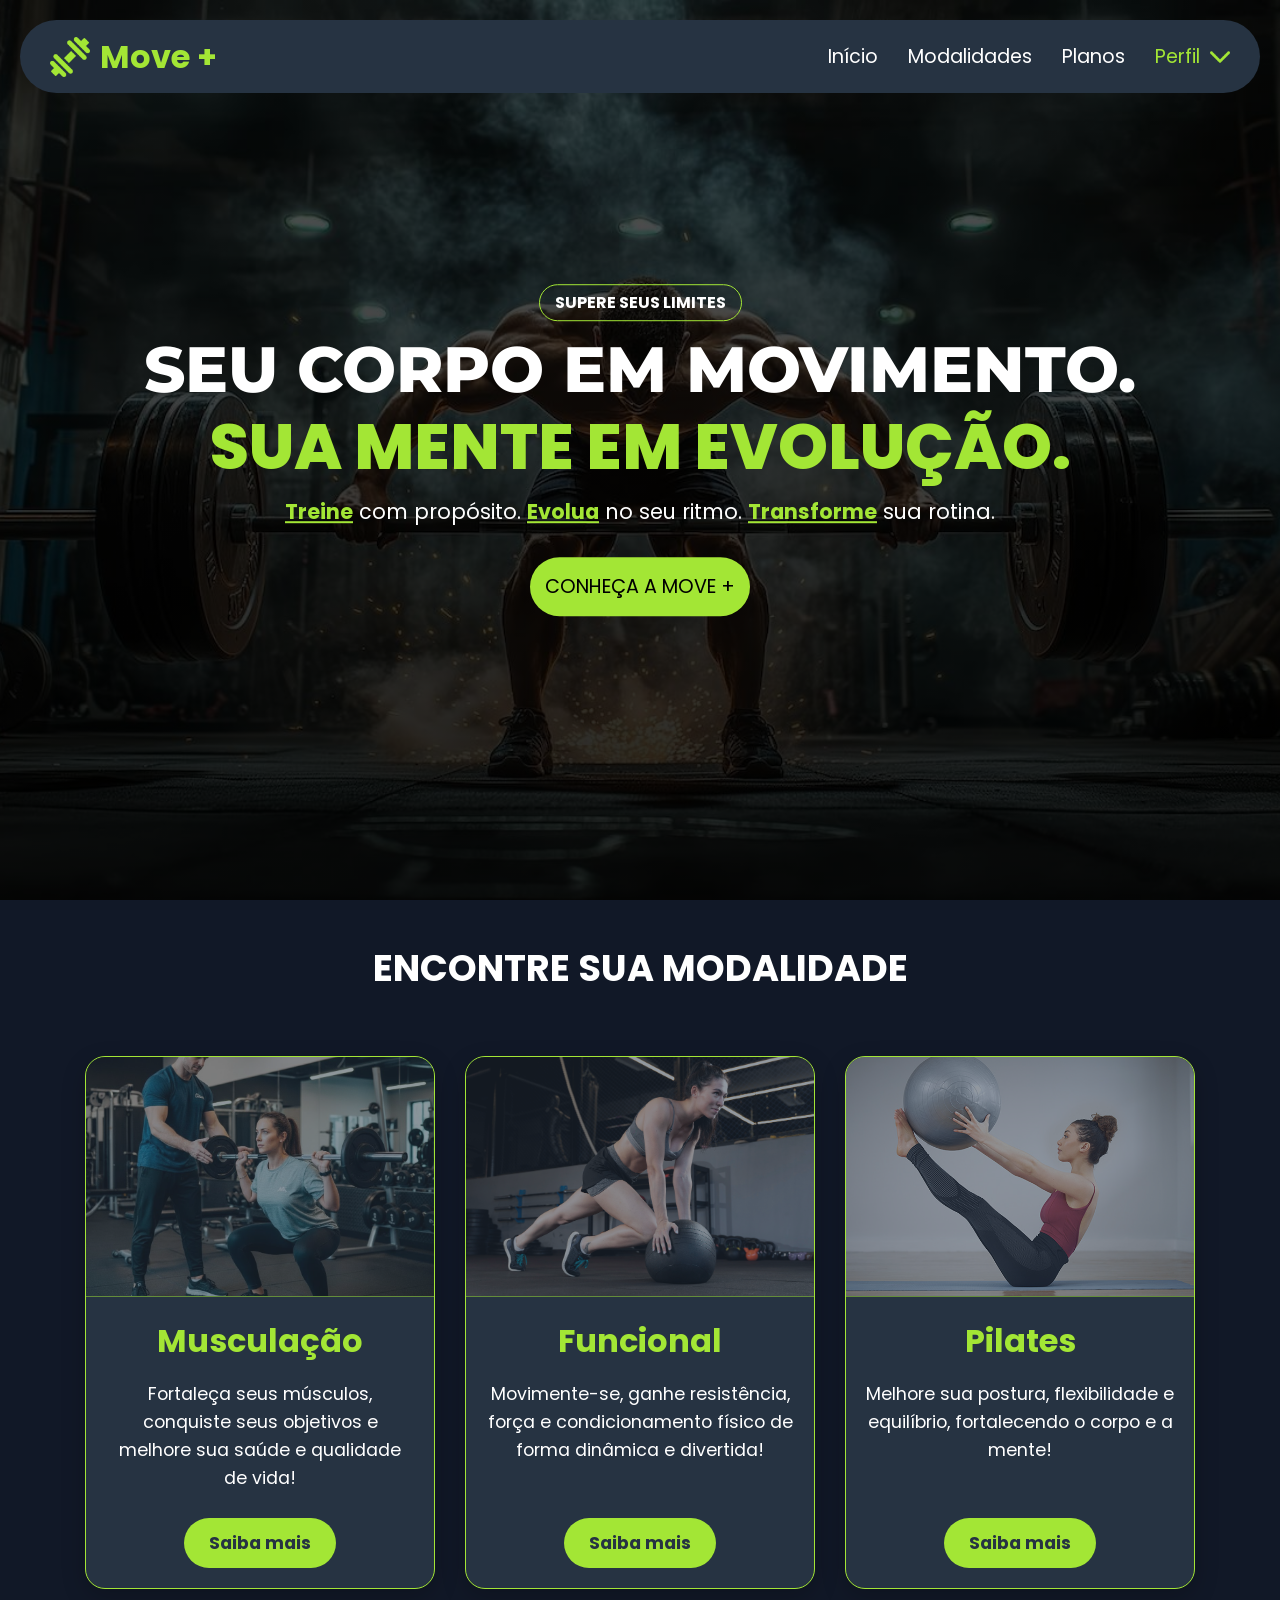
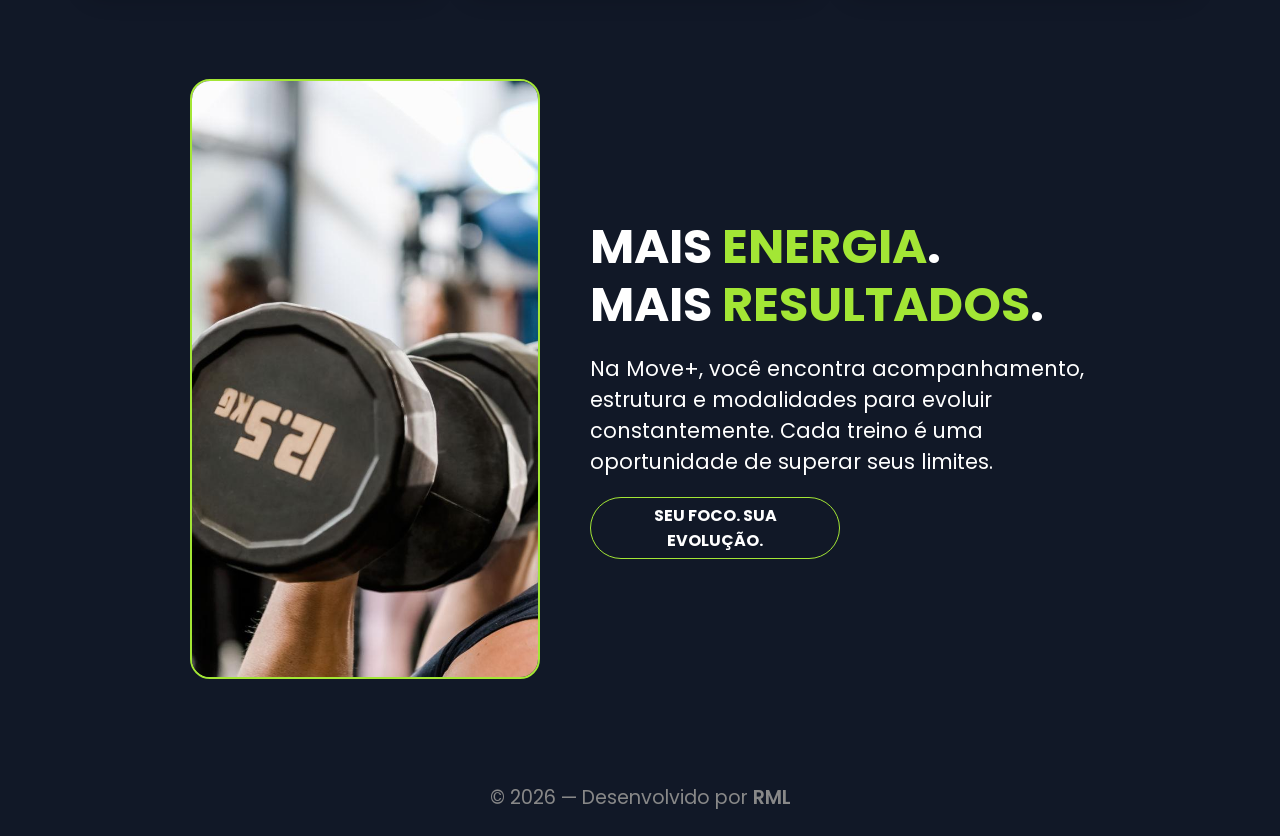
<file: atividadeAcademia(11-11)/index.html>
<!DOCTYPE html>
<html lang="pt-br">
  <head>
    <meta charset="UTF-8" />
    <meta name="viewport" content="width=device-width, initial-scale=1.0" />
    <link rel="stylesheet" href="style.css" />
    <title>Move +</title>
  </head>
  <body>
    <div class="hero">
      <nav class="menu">
        <div class="logo">
          <img src="img/dumbbell.png" alt="Logo" />
          <p>Move +</p>
        </div>
        <div class="heroContainer">
          <div class="links">
            <a href="#">Início</a>
            <a href="#">Modalidades</a>
            <a href="#">Planos</a>
          </div>
          <div class="dropdown">
            <a href="#">Perfil</a>
            <img src="img/dropIcon.png" alt="" />
            <div class="dropContent">
              <a href="#">Minha conta</a>
              <a href="#">Configurações</a>
              <a href="#">Sair</a>
            </div>
          </div>
        </div>
      </nav>
      <div class="banner">
        <p class="teste">SUPERE SEUS LIMITES</p>
        <h1>
          SEU CORPO EM MOVIMENTO.<br /><span>SUA MENTE EM EVOLUÇÃO.</span>
        </h1>
        <p>
          <span>Treine</span> com propósito. <span>Evolua</span> no seu ritmo.
          <span>Transforme</span> sua rotina.
        </p>
        <a href="#">CONHEÇA A MOVE +</a>
      </div>
    </div>
    <div class="modalidade">
      <h2>ENCONTRE SUA MODALIDADE</h2>
      <div class="cards">
        <div class="card">
          <img src="img/musculacao.jpg" alt="" />
          <div class="content">
            <h2>Musculação</h2>
            <p>
              Fortaleça seus músculos, conquiste seus objetivos e melhore sua
              saúde e qualidade de vida!
            </p>
            <a href="#">Saiba mais</a>
          </div>
        </div>
        <div class="card">
          <img src="img/funcional.jpg" alt="" />
          <div class="content">
            <h2>Funcional</h2>
            <p>
              Movimente-se, ganhe resistência, força e condicionamento físico de
              forma dinâmica e divertida!
            </p>
            <a href="#">Saiba mais</a>
          </div>
        </div>
        <div class="card">
          <img src="img/pilates.jpg" alt="" />
          <div class="content">
            <h2>Pilates</h2>
            <p>
              Melhore sua postura, flexibilidade e equilíbrio, fortalecendo o
              corpo e a mente!
            </p>
            <a href="#">Saiba mais</a>
          </div>
        </div>
      </div>
    </div>
    <div class="quoteContainer">
      <div class="quote">
        <img src="img/peso.jpg" alt="" />
        <div class="quoteContent">
          <h2>MAIS <span>ENERGIA</span>.<br />MAIS <span>RESULTADOS</span>.</h2>
          <p>
            Na Move+, você encontra acompanhamento, estrutura e modalidades para
            evoluir constantemente. Cada treino é uma oportunidade de superar
            seus limites.
          </p>
          <p class="teste">SEU FOCO. SUA EVOLUÇÃO.</p>
        </div>
      </div>
    </div>
    <footer>
      <p>
        © 2026 — Desenvolvido por
        <a
          href="https://github.com/rmldevhub"
          target="_blank"
          rel="noopener noreferrer"
          >RML</a
        >
      </p>
    </footer>
  </body>
</html>
</file>
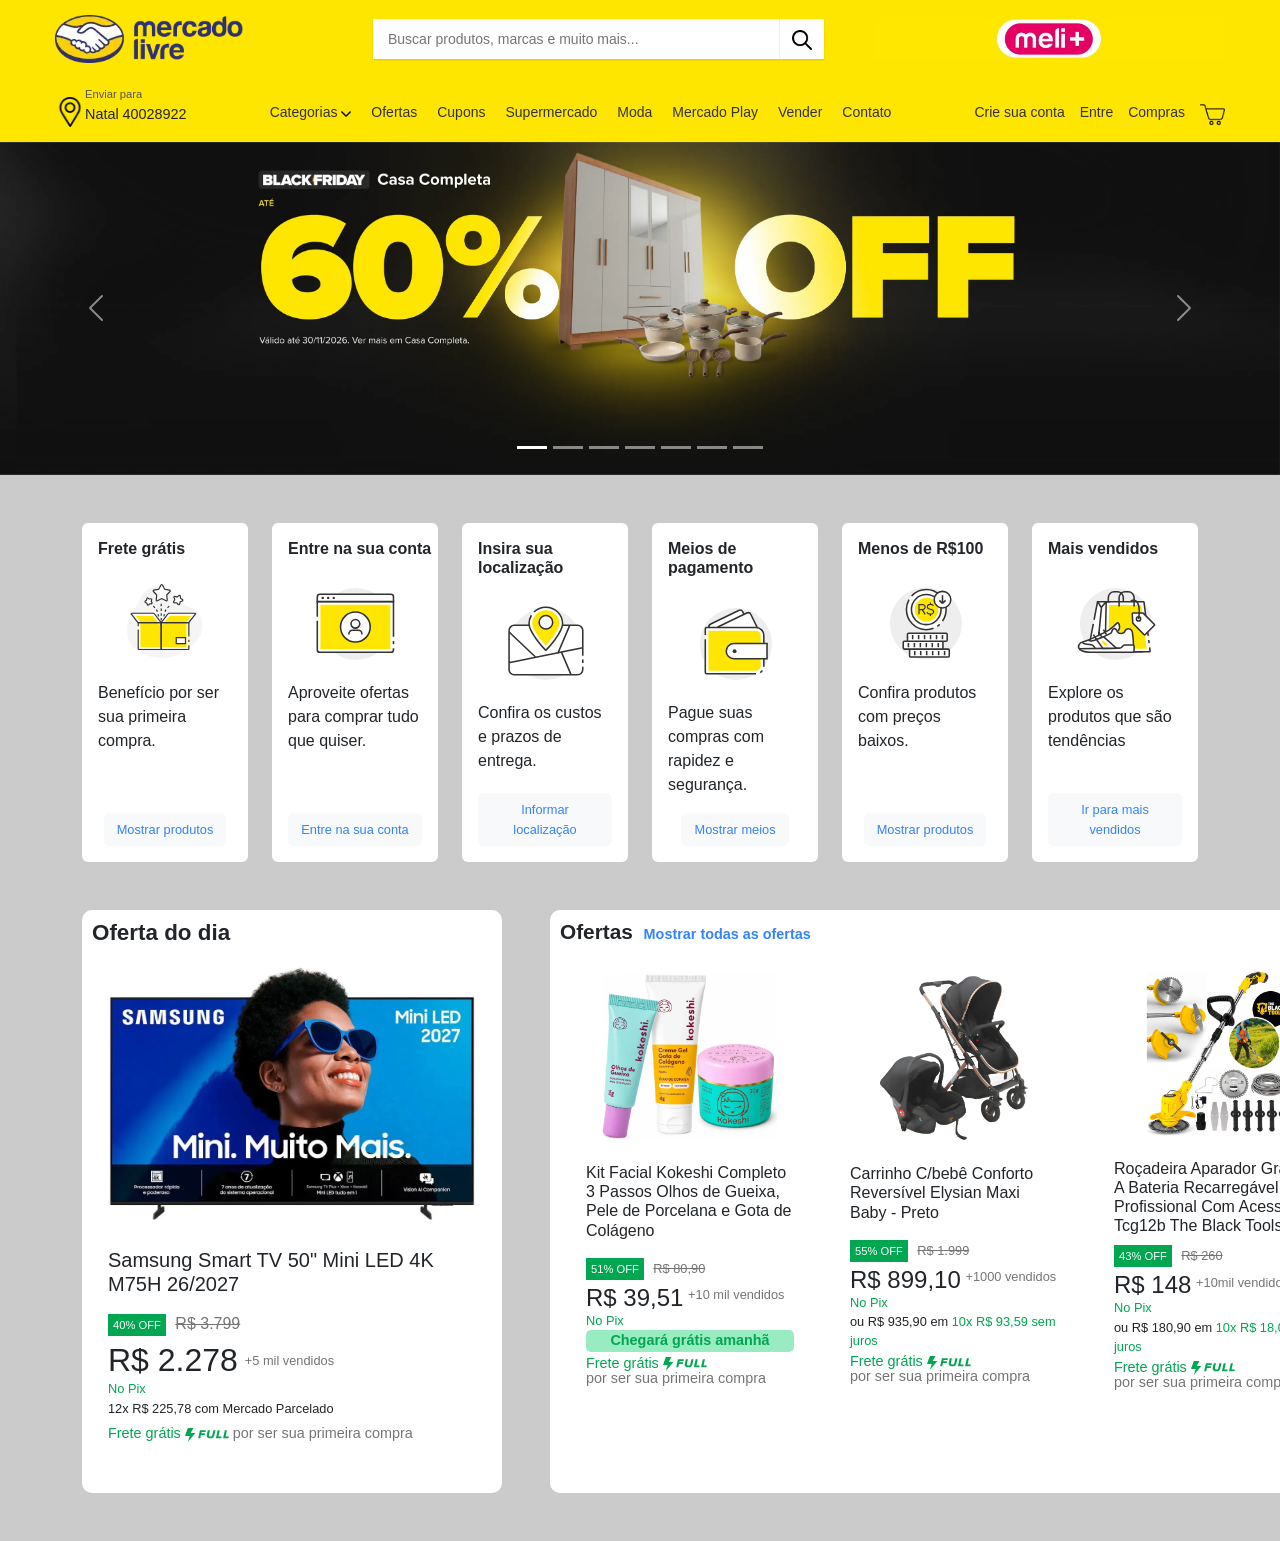
<file: atividadeMercadoLivre(23-11)/index.html>
<!doctype html>
<html lang="pt-BR">
<head>
  <meta charset="UTF-8" />
  <meta name="viewport" content="width=device-width, initial-scale=1.0" />
  <title>Mercado Livre</title>
  <link href="https://cdn.jsdelivr.net/npm/bootstrap@5.3.9/dist/css/bootstrap.min.css" rel="stylesheet"
    integrity="sha384-yEPZ7jP9S0QKiUQ0m3jjsO4ProIW7wvR9gXkI7JOGa2XVsw53Yke2bsdkBbjmmiX" crossorigin="anonymous" />
  <link rel="stylesheet" href="style.css" />
</head>
<body>
  <header class="header-navbar">
    <div class="navbar-container">
      <div class="navbar-top">
        <div class="logo">
          <img src="img/logo.webp" alt="Mercado Livre" />
        </div>
        <div class="search">
          <input type="text" placeholder="Buscar produtos, marcas e muito mais..." />
          <button type="button">
            <img src="img/search.png" alt="Buscar" />
          </button>
        </div>
        <img id="teste" src="img/teste.webp" alt="" />
      </div>
      <div class="navbar-bottom">
        <div class="location">
          <img src="img/point.png" alt="Localização" />
          <p>
            <span>Enviar para</span><br />
            Natal 40028922
          </p>
        </div>
        <nav class="menu">
          <div class="dropdown">
            <a href="#" class="dropdown-trigger">
              Categorias <img src="img/down.png" alt="" />
            </a>
            <div class="dropContent">
              <a href="#">Veículos</a>
              <a href="#">Supermercado</a>
              <a href="#">Tecnologia</a>
              <a href="#">Casas e Móveis</a>
              <a href="#">Eletrodomésticos</a>
              <a href="#">Esportes e Fitness</a>
            </div>
          </div>
          <a href="#">Ofertas</a>
          <a href="#">Cupons</a>
          <a href="#">Supermercado</a>
          <a href="#">Moda</a>
          <a href="#">Mercado Play</a>
          <a href="#">Vender</a>
          <a href="#">Contato</a>
        </nav>
        <div class="user-actions">
          <a href="#">Crie sua conta</a>
          <a href="#">Entre</a>
          <a href="#">Compras</a>
          <a href="#">
            <img src="img/trolley.png" alt="Carrinho" />
          </a>
        </div>
      </div>
    </div>
  </header>
  <main>
    <div id="carouselExampleIndicators" class="carousel slide">
      <div class="carousel-indicators">
        <button type="button" data-bs-target="#carouselExampleIndicators" data-bs-slide-to="0" class="active"
          aria-current="true" aria-label="Slide 1"></button>
        <button type="button" data-bs-target="#carouselExampleIndicators" data-bs-slide-to="1"
          aria-label="Slide 2"></button>
        <button type="button" data-bs-target="#carouselExampleIndicators" data-bs-slide-to="2"
          aria-label="Slide 3"></button>
        <button type="button" data-bs-target="#carouselExampleIndicators" data-bs-slide-to="3"
          aria-label="Slide 4"></button>
        <button type="button" data-bs-target="#carouselExampleIndicators" data-bs-slide-to="4"
          aria-label="Slide 5"></button>
        <button type="button" data-bs-target="#carouselExampleIndicators" data-bs-slide-to="5"
          aria-label="Slide 6"></button>
        <button type="button" data-bs-target="#carouselExampleIndicators" data-bs-slide-to="6"
          aria-label="Slide 7"></button>
      </div>
      <div class="carousel-inner">
        <div class="carousel-item active">
          <img src="img/img1.webp" class="d-block w-100" alt="Banner 1" />
        </div>
        <div class="carousel-item">
          <img src="img/img2.webp" class="d-block w-100" alt="Banner 2" />
        </div>
        <div class="carousel-item">
          <img src="img/img3.webp" class="d-block w-100" alt="Banner 3" />
        </div>
        <div class="carousel-item">
          <img src="img/img4.webp" class="d-block w-100" alt="Banner 4" />
        </div>
        <div class="carousel-item">
          <img src="img/img5.webp" class="d-block w-100" alt="Banner 5" />
        </div>
        <div class="carousel-item">
          <img src="img/img6.webp" class="d-block w-100" alt="Banner 6" />
        </div>
        <div class="carousel-item">
          <img src="img/img7.webp" class="d-block w-100" alt="Banner 7" />
        </div>
      </div>
      <button class="carousel-control-prev" type="button" data-bs-target="#carouselExampleIndicators"
        data-bs-slide="prev">
        <span class="carousel-control-prev-icon" aria-hidden="true"></span>
        <span class="visually-hidden">Anterior</span>
      </button>
      <button class="carousel-control-next" type="button" data-bs-target="#carouselExampleIndicators"
        data-bs-slide="next">
        <span class="carousel-control-next-icon" aria-hidden="true"></span>
        <span class="visually-hidden">Próximo</span>
      </button>
    </div>
    <section class="cards container d-flex gap-4 my-5">
      <div class="card" style="width: 13rem">
        <h5 class="card-title fw-bold fs-6 ps-3 py-3">Frete grátis</h5>
        <div class="d-flex justify-content-center align-items-center">
          <img src="img/new-buyer.svg" class="card-img-top" alt="..." />
        </div>
        <div class="card-body">
          <p class="card-text">Benefício por ser sua primeira compra.</p>
          <a href="#" class="btn btn-light testekk" style="color: #3483fa">
            Mostrar produtos
          </a>
        </div>
      </div>
      <div class="card" style="width: 13rem">
        <h5 class="card-title fw-bold fs-6 ps-3 py-3">Entre na sua conta</h5>
        <div class="d-flex justify-content-center align-items-center">
          <img src="img/registration-da.svg" class="card-img-top align-item-center" alt="..." />
        </div>
        <div class="card-body">
          <p class="card-text">
            Aproveite ofertas para comprar tudo que quiser.
          </p>
          <a href="#" class="btn btn-light testekk" style="color: #3483fa">
            Entre na sua conta
          </a>
        </div>
      </div>
      <div class="card" style="width: 13rem">
        <h5 class="card-title fw-bold fs-6 ps-3 py-3">
          Insira sua localização
        </h5>
        <div class="d-flex justify-content-center align-items-center">
          <img src="img/location.svg" class="card-img-top align-item-center" alt="..." />
        </div>
        <div class="card-body">
          <p class="card-text">Confira os custos e prazos de entrega.</p>
          <a href="#" class="btn btn-light testekk" style="color: #3483fa">
            Informar localização
          </a>
        </div>
      </div>
      <div class="card" style="width: 13rem">
        <h5 class="card-title fw-bold fs-6 ps-3 py-3">Meios de pagamento</h5>
        <div class="d-flex justify-content-center align-items-center">
          <img src="img/payment-methods.svg" class="card-img-top align-item-center" alt="..." />
        </div>
        <div class="card-body">
          <p class="card-text">
            Pague suas compras com rapidez e segurança.
          </p>
          <a href="#" class="btn btn-light testekk" style="color: #3483fa">
            Mostrar meios
          </a>
        </div>
      </div>
      <div class="card" style="width: 13rem">
        <h5 class="card-title fw-bold fs-6 ps-3 py-3">Menos de R$100</h5>
        <div class="d-flex justify-content-center align-items-center">
          <img src="img/mlb-low-price-product.svg" class="card-img-top align-item-center" alt="..." />
        </div>
        <div class="card-body">
          <p class="card-text">Confira produtos com preços baixos.</p>
          <a href="#" class="btn btn-light testekk" style="color: #3483fa">
            Mostrar produtos
          </a>
        </div>
      </div>
      <div class="card" style="width: 13rem">
        <h5 class="card-title fw-bold fs-6 ps-3 py-3">Mais vendidos</h5>
        <div class="d-flex justify-content-center align-items-center">
          <img src="img/top-sale.svg" class="card-img-top align-item-center" alt="..." />
        </div>
        <div class="card-body">
          <p class="card-text">Explore os produtos que são tendências</p>
          <a href="#" class="btn btn-light testekk" style="color: #3483fa">
            Ir para mais vendidos
          </a>
        </div>
      </div>
    </section>
    <section class="secaoOfertas container d-flex gap-5 mb-5">
      <!-- Oferta do Dia -->
      <div class="ofertaDia">
        <h2 style="font-size: 1.4rem; font-weight: bold;">Oferta do dia</h2>
        <div class="card" style="width: 25rem">
          <img src="img/ofertaDia.webp" class="card-img-top" alt="Televisão" style="width: 100%;"/>
          <div class="card-body">
            <h5 class="card-title">
              Samsung Smart TV 50" Mini LED 4K M75H 26/2027
            </h5>
            <p class="card-text">
            <div class="desconto">
              <span>40% OFF</span>
              <del>R$ 3.799</del>
            </div>
            <div class="preco">
              R$ 2.278
              <sup>+5 mil vendidos</sup><br />
              <p class="pix">No Pix</p>
              <p class="parcela">
                12x R$ 225,78 com Mercado Parcelado
              </p>

              <span class="freteGratis">
                Frete grátis
                <svg xmlns="http://www.w3.org/2000/svg" width="44" height="auto" viewBox="0 0 41 13" fill="none">
                  <path
                    d="M2.628 0h5.255L5.255 4.643h4.38L2.628 13l1.751-5.571H0L2.628 0zm11.589 9.533h-1.959l1.674-7.515H19.5l-.376 1.69h-3.61l-.25 1.172h3.519l-.376 1.69h-3.53l-.66 2.963zm9.468.136c-2.334 0-3.484-1.105-3.484-2.682 0-.124.034-.383.057-.496l1.002-4.473h1.992l-.99 4.428c-.012.057-.034.18-.034.316.011.62.49 1.217 1.457 1.217 1.048 0 1.583-.654 1.776-1.533l.991-4.428h1.981l-.99 4.462c-.41 1.825-1.412 3.189-3.758 3.189zm10.118-.136h-5.01l1.673-7.515h1.959l-1.287 5.825h3.04l-.375 1.69zm6.678 0h-5.01l1.674-7.515h1.959l-1.287 5.825h3.04l-.376 1.69z"
                    fill="#00a650" />
                </svg>
                <span class="kkjj">por ser sua primeira compra</span>
              </span>

            </div>
            </p>
          </div>
        </div>
      </div>
      <div class="oferta">
        <div>
          <h3 style="font-size: 1.3rem; font-weight: bold;">Ofertas <span style="color: #3483fa; font-size: .9rem; margin-left: 5px; cursor: pointer;">Mostrar todas as ofertas</span></h3>
        </div>
        <div class="oferta  d-flex gap-4 align-items-center">
          <!-- Primeira oferta -->
          <div class="card" style="width: 15rem">
            <img src="img/ofertas1.webp" class="card-img-top" alt="Televisão" style="width: 100%;"/>
            <div class="card-body">
              <h5 class="card-title fs-6 pb-0">
                Kit Facial Kokeshi Completo 3 Passos Olhos de Gueixa, Pele de Porcelana e Gota de Colágeno
              </h5>
              <p class="card-text">
              <div class="desconto">
                <span>51% OFF</span>
                <del>R$ 80,90</del>
              </div>
              <div class="preco">
                R$ 39,51
                <sup>+10 mil vendidos</sup><br />
                <p class="pix">No Pix</p>
                <p class="testando">Chegará grátis amanhã</p>
                <span class="freteGratis">
                  Frete grátis
                  <svg xmlns="http://www.w3.org/2000/svg" width="44" height="auto" viewBox="0 0 41 13" fill="none">
                    <path
                      d="M2.628 0h5.255L5.255 4.643h4.38L2.628 13l1.751-5.571H0L2.628 0zm11.589 9.533h-1.959l1.674-7.515H19.5l-.376 1.69h-3.61l-.25 1.172h3.519l-.376 1.69h-3.53l-.66 2.963zm9.468.136c-2.334 0-3.484-1.105-3.484-2.682 0-.124.034-.383.057-.496l1.002-4.473h1.992l-.99 4.428c-.012.057-.034.18-.034.316.011.62.49 1.217 1.457 1.217 1.048 0 1.583-.654 1.776-1.533l.991-4.428h1.981l-.99 4.462c-.41 1.825-1.412 3.189-3.758 3.189zm10.118-.136h-5.01l1.673-7.515h1.959l-1.287 5.825h3.04l-.375 1.69zm6.678 0h-5.01l1.674-7.515h1.959l-1.287 5.825h3.04l-.376 1.69z"
                      fill="#00a650" />
                  </svg>
                  <p class="kkjj lh-0">por ser sua primeira compra</p>
                </span>
              </div>
              </p>
            </div>
          </div>
          <!-- Segunda oferta -->
          <div class="card" style="width: 15rem">
            <img src="img/ofertas2.webp" class="card-img-top" alt="Televisão" style="width: 100%;"/>
            <div class="card-body">
              <h5 class="card-title fs-6 pb-0">
                Carrinho C/bebê Conforto Reversível Elysian Maxi Baby - Preto
              </h5>
              <p class="card-text">
              <div class="desconto">
                <span>55% OFF</span>
                <del>R$ 1.999</del>
              </div>
              <div class="preco">
                R$ 899,10
                <sup>+1000 vendidos</sup><br />
                <p class="pix">No Pix</p>
                <p class="parcela">
                ou R$ 935,90 em <span>10x R$ 93,59 sem juros</span>
              </p>
                <span class="freteGratis">
                  Frete grátis
                  <svg xmlns="http://www.w3.org/2000/svg" width="44" height="auto" viewBox="0 0 41 13" fill="none">
                    <path
                      d="M2.628 0h5.255L5.255 4.643h4.38L2.628 13l1.751-5.571H0L2.628 0zm11.589 9.533h-1.959l1.674-7.515H19.5l-.376 1.69h-3.61l-.25 1.172h3.519l-.376 1.69h-3.53l-.66 2.963zm9.468.136c-2.334 0-3.484-1.105-3.484-2.682 0-.124.034-.383.057-.496l1.002-4.473h1.992l-.99 4.428c-.012.057-.034.18-.034.316.011.62.49 1.217 1.457 1.217 1.048 0 1.583-.654 1.776-1.533l.991-4.428h1.981l-.99 4.462c-.41 1.825-1.412 3.189-3.758 3.189zm10.118-.136h-5.01l1.673-7.515h1.959l-1.287 5.825h3.04l-.375 1.69zm6.678 0h-5.01l1.674-7.515h1.959l-1.287 5.825h3.04l-.376 1.69z"
                      fill="#00a650" />
                  </svg>
                  <p class="kkjj lh-0">por ser sua primeira compra</p>
                </span>
              </div>
              </p>
            </div>
          </div>
          <!-- Segunda oferta -->
          <div class="card" style="width: 15rem">
            <img src="img/ofertas3.webp" class="card-img-top" alt="Televisão" style="width: 100%;"/>
            <div class="card-body">
              <h5 class="card-title fs-6 pb-0">
               Roçadeira Aparador Grama A Bateria Recarregável 460w Profissional Com Acessórios Tcg12b The Black Tools
              </h5>
              <div class="card-text">
              <div class="desconto">
                <span>43% OFF</span>
                <del>R$ 260</del>
              </div>
              <div class="preco">
                R$ 148
                <sup>+10mil vendidos</sup><br />
                <p class="pix">No Pix</p>
                <p class="parcela">
                ou R$ 180,90 em <span>10x R$ 18,09 sem juros</span>
              </p>
                <span class="freteGratis">
                  Frete grátis
                  <svg xmlns="http://www.w3.org/2000/svg" width="44" height="auto" viewBox="0 0 41 13" fill="none">
                    <path
                      d="M2.628 0h5.255L5.255 4.643h4.38L2.628 13l1.751-5.571H0L2.628 0zm11.589 9.533h-1.959l1.674-7.515H19.5l-.376 1.69h-3.61l-.25 1.172h3.519l-.376 1.69h-3.53l-.66 2.963zm9.468.136c-2.334 0-3.484-1.105-3.484-2.682 0-.124.034-.383.057-.496l1.002-4.473h1.992l-.99 4.428c-.012.057-.034.18-.034.316.011.62.49 1.217 1.457 1.217 1.048 0 1.583-.654 1.776-1.533l.991-4.428h1.981l-.99 4.462c-.41 1.825-1.412 3.189-3.758 3.189zm10.118-.136h-5.01l1.673-7.515h1.959l-1.287 5.825h3.04l-.375 1.69zm6.678 0h-5.01l1.674-7.515h1.959l-1.287 5.825h3.04l-.376 1.69z"
                      fill="#00a650" />
                  </svg>
                  <p class="kkjj lh-0">por ser sua primeira compra</p>
                </span>
              </div>
              </div>
            </div>
          </div>
        </div>
      </div>
    </section>
  </main>
  <script src="https://cdn.jsdelivr.net/npm/bootstrap@5.3.9/dist/js/bootstrap.bundle.min.js"
    integrity="sha384-WyOxWvTyr1QaMPfiPJSv76iReVthorl5uWlFtZPyK0IEB0hGzo9y5Bp9mYanr8Bu"
    crossorigin="anonymous"></script>
</body>

</html>
</file>
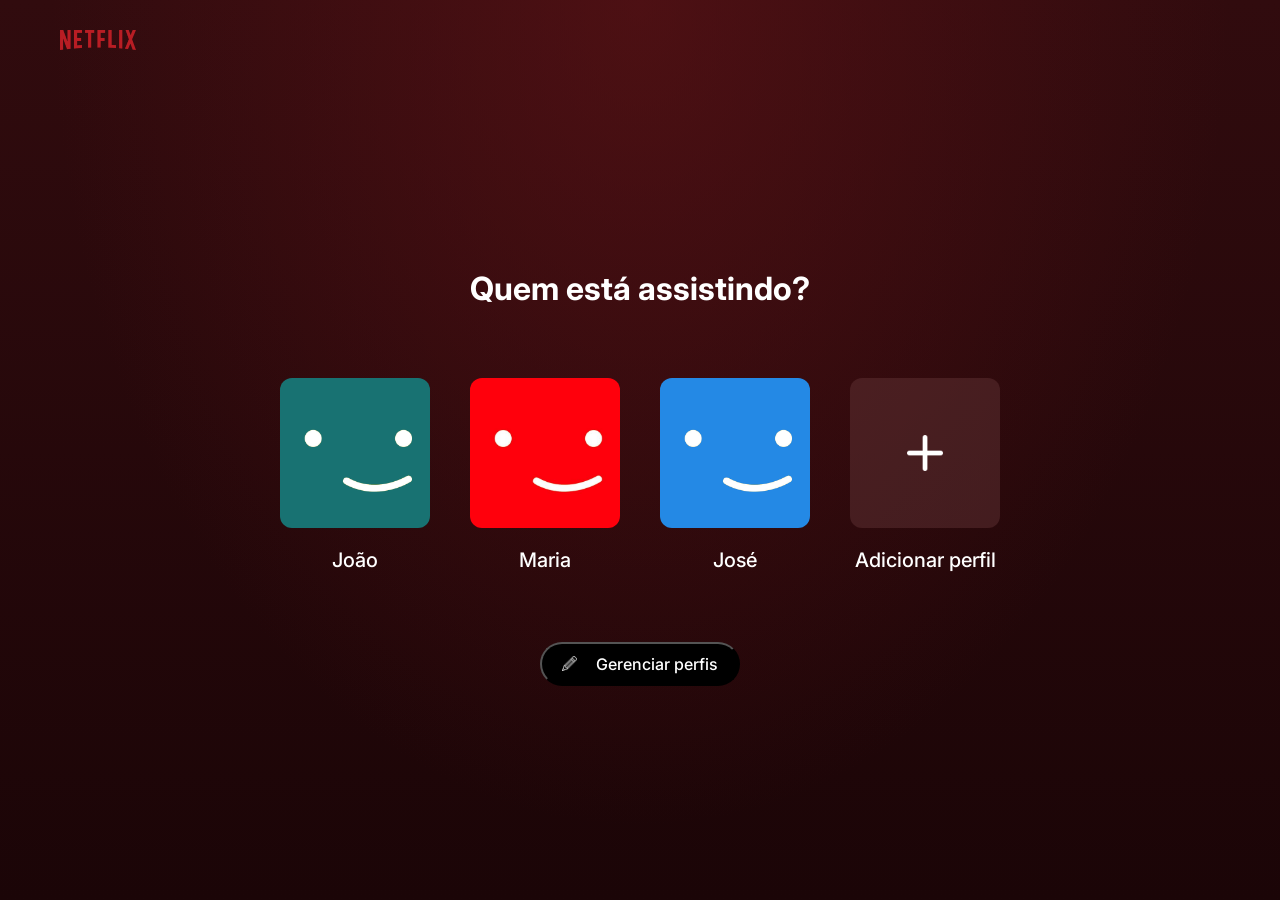
<file: atividadeNetflix(24-11)/index.html>
<!DOCTYPE html>
<html lang="pt-BR">
  <head>
    <meta charset="UTF-8" />
    <meta name="viewport" content="width=device-width, initial-scale=1.0" />
    <link rel="stylesheet" href="style.css" />
    <title>Netflix</title>
  </head>
  <body>
    <header>
      <img src="img/logo.png" alt="Logo da Netflix" />
    </header>
    <main>
      <h2>Quem está assistindo?</h2>
      <div class="users">
        <div class="card">
          <img src="img/user1.jpg" alt="" />
          <p>João</p>
        </div>
        <div class="card">
          <img src="img/user2.jpg" alt="" />
          <p>Maria</p>
        </div>
        <div class="card">
          <img src="img/user3.jpg" alt="" />
          <p>José</p>
        </div>
        <div class="card">
          <div class="newUser">
            <img src="img/add.png" alt="" />
          </div>
          <p>Adicionar perfil</p>
        </div>
      </div>
      <button onclick="window.location.href='bruh.html'" class="gerenciar">
        <img src="img/pencil.png" alt="" />
        <p>Gerenciar perfis</p>
      </button>
    </main>
  </body>
</html>
</file>
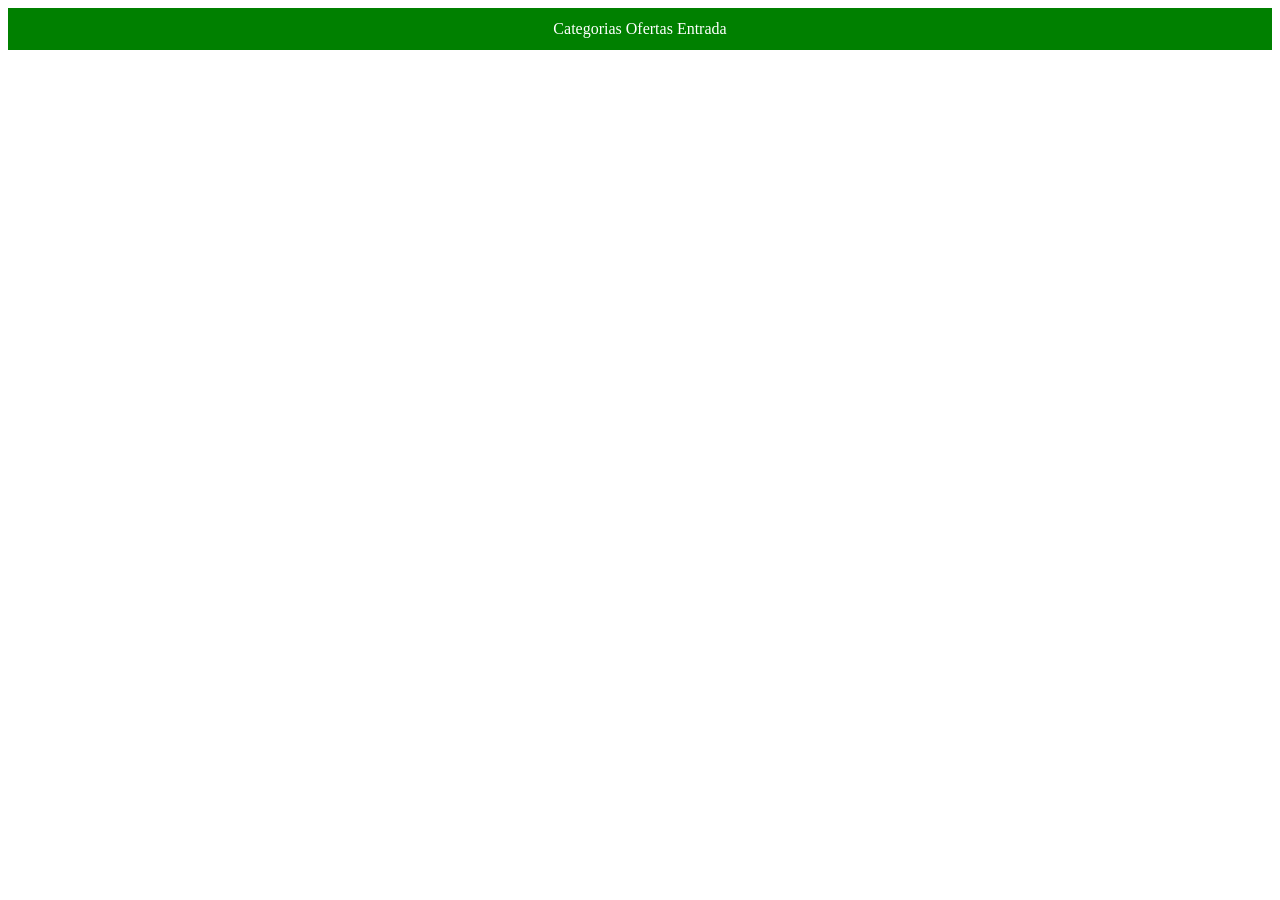
<file: saves/25-11/index.html>
<!DOCTYPE html>
<html lang="pt-BR">
<head>
    <meta charset="UTF-8">
    <meta name="viewport" content="width=device-width, initial-scale=1.0">
    <link rel="stylesheet" href="style.css">
    <title>Flexbox</title>
</head>
<body>
    <header>
        <nav>
            <a href="#">Categorias</a>
            <a href="#">Ofertas</a>
            <a href="#">Entrada</a>
        </nav>
    </header>
</body>
</html>
</file>
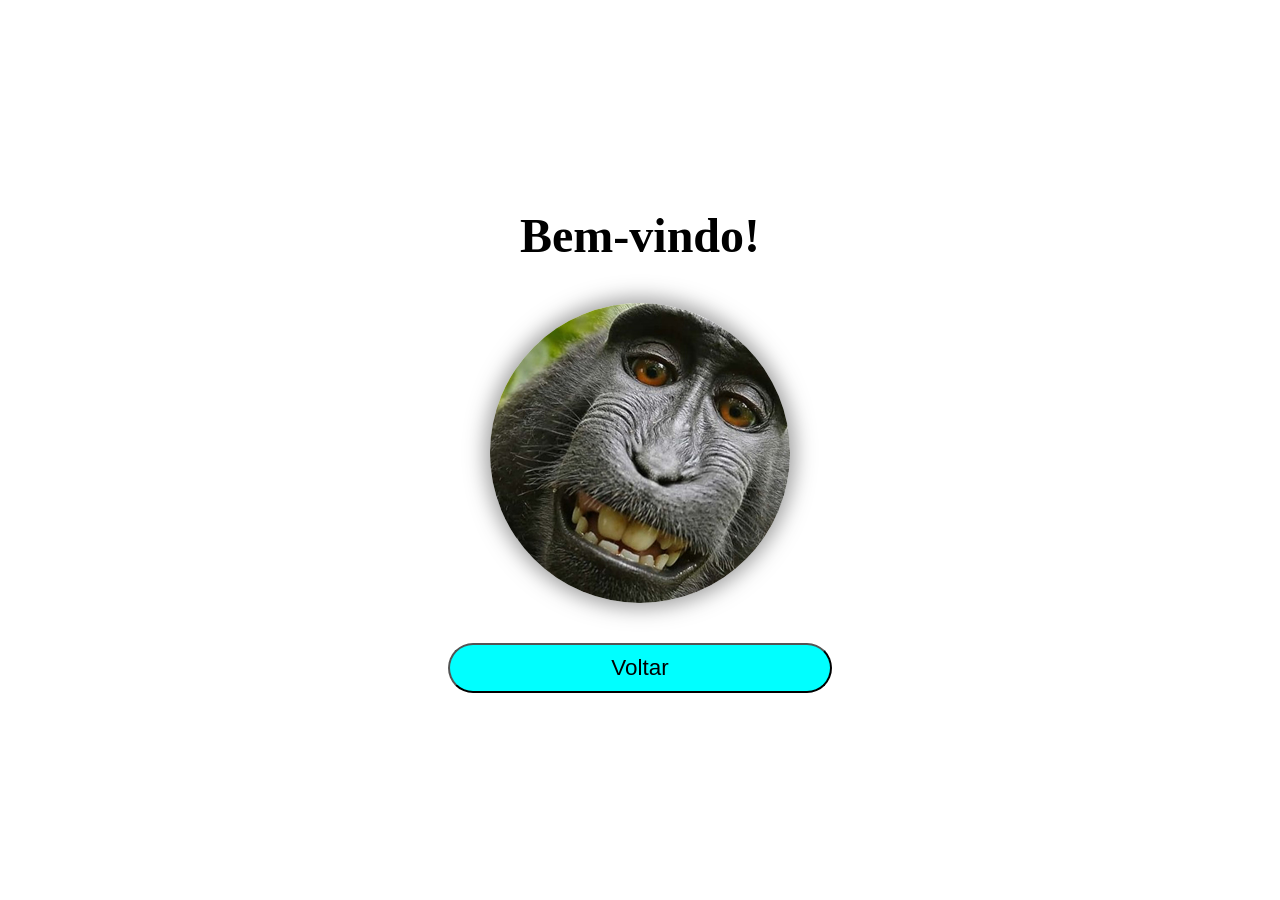
<file: atividadeNetflix(24-11)/bruh.html>
<!DOCTYPE html>
<html lang="en">
<head>
    <meta charset="UTF-8">
    <meta name="viewport" content="width=device-width, initial-scale=1.0">
    <title>Bruh</title>
    <style>

        * {
            margin: 0;
            padding: 0;
            box-sizing: border-box;
        }

        body {
            display: flex;
            justify-content: center;
            align-items: center;
            flex-direction: column;
            min-height: 100vh;
            margin: 0;
            gap: 40px;
        }

        h1 {
            font-size: 3rem;
        }

        img {
            border-radius: 50%;
            width: 300px;
            height: auto;
            box-shadow: 0 0 20px 5px rgba(63, 63, 63, 0.5);
        }

        button {
            width: 30%;
            padding: 10px;
            font-size: 1.4rem;
            border-radius: 50px;
            background-color: aqua;
            cursor: pointer;
        }

        button:hover {
            transform: scale(1.05);
            box-shadow: 0 0 20px 5px rgba(63, 63, 63, 0.5);
        }
    </style>
</head>
<body>
    <h1>Bem-vindo!</h1>
    <img src="img/bruh.jpeg" alt="">
    <button onclick="window.location.href='index.html'">Voltar</button>
</body>
</html>
</file>
<file: atividadeAcademia(11-11)/style.css>
@import url("https://fonts.googleapis.com/css2?family=Montserrat:wght@400;600;700;800&family=Poppins:wght@400;500;600&display=swap");

* {
  margin: 0;
  padding: 0;
  box-sizing: border-box;
  font-family: "Poppins", sans-serif;
}

body {
  background-color: #111827;
}

.hero {
  width: 100%;
  height: 100vh;
  background: linear-gradient(rgba(0, 0, 0, 0.65), rgba(0, 0, 0, 0.85)),
    url("img/hero.jpg") center / cover no-repeat;
  padding: 20px;
}

.menu {
  display: flex;
  justify-content: space-between;
  align-items: center;
  background-color: #263342;
  padding: 10px 30px;
  border-radius: 50px;
  position: relative;
  z-index: 10;
}

.logo {
  display: flex;
  align-items: center;
  gap: 10px;
}

.logo img {
  width: 40px;
  height: 40px;
}

.logo p {
  color: #a3e635;
  font-size: 2rem;
  font-weight: bold;
}

.heroContainer {
  display: flex;
  justify-content: center;
  align-items: center;
  gap: 30px;
}

.links {
  display: flex;
  gap: 30px;
}

.links a {
  font-size: 1.2rem;
  color: white;
  text-decoration: none;
}

.links a:hover {
  color: #a3e635;
}

.dropdown {
  padding: 12px 0;
  display: flex;
  align-items: center;
  gap: 10px;
  position: relative;
  cursor: pointer;
}

.dropdown a {
  font-size: 1.2rem;
  color: #a3e635;
  text-decoration: none;
}

.dropdown img {
  width: 20px;
  height: 20px;
  transition: transform 0.3s ease;
}

.dropContent {
  display: none;
  position: absolute;
  top: 100%;
  right: 0;
  width: 160px;
  background-color: #263342;
  padding: 10px;
  border-bottom-left-radius: 20px;
  border-bottom-right-radius: 20px;
  z-index: 20;
}

.dropContent a {
  color: white;
}

.dropContent a:hover {
  color: #a3e635;
}

.dropdown:hover img {
  transform: rotate(180deg);
}

.dropdown:hover .dropContent,
.dropdown:focus-within .dropContent {
  display: flex;
  flex-direction: column;
  gap: 20px;
}

.banner {
  display: flex;
  justify-content: center;
  align-items: center;
  width: 100%;
  flex-direction: column;
  gap: 30px;
  position: absolute;
  top: 50%;
  left: 50%;
  transform: translate(-50%, -50%);
}

.banner .teste {
  padding: 5px 15px;
  border: 1px solid #a3e635;
  border-radius: 50px;
  font-size: 1rem;
  font-weight: bold;
  margin-bottom: -20px;
}

.banner h1 {
  margin-bottom: -20px;
  color: white;
  font-size: 4rem;
  font-family: "Montserrat", sans-serif;
  font-weight: 800;
  text-align: center;
  line-height: 1.2;
}

.banner span {
  color: #a3e635;
}

.banner p {
  color: white;
  font-size: 1.3rem;
}

.banner p > span {
  font-weight: bold;
  text-decoration: underline;
}

.banner a {
  display: inline-block;
  transition: transform 0.5s cubic-bezier(0.22, 1, 0.36, 1);
  padding: 15px;
  font-size: 1.2rem;
  color: black;
  background-color: #a3e635;
  border-radius: 50px;
  text-decoration: none;
}

.banner a:hover {
  transform: translateY(-5px);
}

.modalidade {
  display: flex;
  flex-direction: column;
  align-items: center;
  width: 100%;
  min-height: 600px;
  padding: 40px 20px;
}

.modalidade h2 {
  color: white;
  font-size: 2.3rem;
  margin-bottom: 40px;
  text-align: center;
}

.cards {
  display: flex;
  justify-content: center;
  align-items: stretch;
  flex-wrap: wrap;
  gap: 30px;
  width: 100%;
  max-width: 1200px;
  padding: 20px;
}

.card {
  display: flex;
  flex-direction: column;
  width: 350px;
  min-height: 500px;
  background-color: #263342;
  border-radius: 20px;
  overflow: hidden;
  box-shadow: 0 8px 25px rgba(0, 0, 0, 0.2);
  transition: transform 0.3s ease, box-shadow 0.3s ease;
  border: 1px solid #a3e635;
}

.card:hover {
  transform: translateY(-8px);
  box-shadow: 0 15px 35px #a2e6357b;
}

.card:hover img {
  opacity: 100%;
}

.card img {
  display: block;
  width: 100%;
  height: 240px;
  opacity: 50%;
  object-fit: cover;
  object-position: center;
  border-bottom: 1px solid #a3e635;
}

.card .content {
  display: flex;
  flex-direction: column;
  align-items: center;
  flex: 1;
  padding: 20px;
  text-align: center;
}

.card .content h2 {
  color: #a3e635;
  font-size: 2rem;
  margin-bottom: 15px;
}

.card .content p {
  color: white;
  font-size: 1.1rem;
  line-height: 1.6;
  margin-bottom: 25px;
}

.card .content a {
  display: inline-block;
  margin-top: auto;
  padding: 12px 25px;
  text-decoration: none;
  font-size: 1.1rem;
  font-weight: bold;
  color: #263342;
  background-color: #a3e635;
  border-radius: 50px;
  transition: background-color 0.3s ease, transform 0.3s ease;
}

.card .content a:hover {
  background-color: #bef264;
  transform: scale(1.05);
}

.quoteContainer {
  display: flex;
  justify-content: center;
}

.quote {
  display: flex;
  justify-content: center;
  align-items: center;
  width: 60%;
  min-height: 500px;
  padding: 30px;
  margin-bottom: 50px;
  gap: 50px;
}

.quote img {
  width: 350px;
  height: 600px;
  float: left;
  object-fit: cover;
  object-position: calc(45%) center;
  border-radius: 20px;
  border: 2px solid #a3e635;
}

.quoteContent {
  width: 500px;
}

.quoteContent h2 {
  color: white;
  font-size: 3rem;
  line-height: 1.2;
  margin-bottom: 20px;
}

.quoteContainer span {
  color: #a3e635;
}

.quoteContent p {
  color: white;
  font-size: 1.3rem;
  margin-bottom: 20px;
}

.quoteContent .teste {
  text-align: center;
  width: 250px;
  padding: 5px 15px;
  border: 1px solid #a3e635;
  border-radius: 50px;
  font-size: 1rem;
  font-weight: bold;
  margin-bottom: -20px;
}

footer {
  padding: 24px 16px;
  text-align: center;
  font-size: 1.2rem;
  color: #888;
}

footer p {
  margin: 0;
}

footer a {
  color: inherit;
  font-weight: 600;
  text-decoration: none;
  transition: color 0.2s ease;
}

footer a:hover {
  color: #a3e635;
}

@media only screen and (max-width: 480px) {
  .hero {
    min-height: 100vh;
    height: auto;
    padding: 15px;
  }

  .menu {
    flex-direction: column;
    gap: 15px;
    padding: 15px;
    border-radius: 20px;
  }

  .logo p {
    font-size: 1.5rem;
  }

  .heroContainer {
    flex-direction: column;
    gap: 15px;
  }

  .links {
    flex-wrap: wrap;
    justify-content: center;
    gap: 15px;
  }

  .links a,
  .dropdown a {
    font-size: 1rem;
  }

  .dropdown {
    padding: 10px 0;
  }

  .dropContent {
    right: 50%;
    width: 160px;
    border-radius: 15px;
    transform: translateX(50%);
    text-align: center;
    align-items: center;
  }

  .dropdown:hover .dropContent,
  .dropdown:focus-within .dropContent {
    display: flex;
  }

  .banner {
    position: relative;
    top: auto;
    left: auto;
    transform: none;
    margin-top: 100px;
    gap: 25px;
    text-align: center;
  }

  .banner h1 {
    font-size: 2.3rem;
  }

  .banner p {
    font-size: 1rem;
    text-align: center;
  }

  .banner a {
    font-size: 1rem;
  }

  .modalidade h2 {
    font-size: 1.8rem;
  }

  .cards {
    padding: 10px;
    gap: 25px;
  }

  .card {
    width: 100%;
    min-height: 450px;
  }

  .card .content h2 {
    font-size: 1.7rem;
  }

  .card .content p {
    font-size: 1rem;
  }

  .quote {
    width: 100%;
    flex-direction: column;
    gap: 30px;
    padding: 15px;
  }

  .quote img {
    width: 100%;
    max-width: 350px;
    height: 350px;
    object-position: center;
  }

  .quoteContent {
    width: 100%;
    display: flex;
    flex-direction: column;
    align-items: center;
  }

  .quoteContent h2 {
    font-size: 2rem;
    text-align: center;
  }

  .quoteContent p {
    width: 100%;
    font-size: 1rem;
    text-align: center;
  }

  .quoteContent .teste {
    width: 100%;
    max-width: 250px;
  }

  footer {
    font-size: 0.9rem;
  }
}

@media only screen and (min-width: 481px) and (max-width: 767px) {
  .hero {
    min-height: 100vh;
    height: auto;
  }

  .logo {
    justify-content: center;
  }

  .menu {
    padding: 10px 20px;
    flex-direction: column;
    gap: 10px;
  }

  .logo p {
    font-size: 1.6rem;
  }

  .heroContainer {
    gap: 15px;
  }

  .links {
    gap: 15px;
  }

  .links a,
  .dropdown a {
    font-size: 1.1rem;
  }

  .dropdown {
    padding: 10px 0;
  }

  .dropContent {
    right: 50%;
    width: 160px;
    border-radius: 15px;
    transform: translateX(50%);
    text-align: center;
    align-items: center;
  }

  .banner {
    width: 90%;
    margin-top: 30px;
  }

  .banner h1 {
    font-size: 3rem;
  }

  .banner p {
    font-size: 1.1rem;
    text-align: center;
  }

  .cards {
    gap: 20px;
  }

  .card {
    width: 100%;
    max-width: 400px;
  }

  .quote {
    width: 100%;
    flex-direction: column;
    gap: 30px;
  }

  .quote img {
    width: 400px;
    max-width: 100%;
    height: 400px;
    object-position: center;
  }

  .quoteContent {
    width: 100%;
    display: flex;
    flex-direction: column;
    align-items: center;
  }

  .quoteContent h2 {
    font-size: 2.5rem;
    text-align: center;
  }

  .quoteContent p {
    width: 85%;
    font-size: 1.1rem;
    text-align: center;
  }
}

@media only screen and (min-width: 768px) and (max-width: 991px) {
  .menu {
    padding: 10px 20px;
  }

  .heroContainer {
    gap: 15px;
  }

  .links {
    gap: 15px;
  }

  .links a,
  .dropdown a {
    font-size: 1.2rem;
  }

  .dropdown {
    padding: 10px 0;
  }

  .dropContent {
    right: 0;
    width: 160px;
  }

  .banner h1 {
    font-size: 3.5rem;
  }

  .cards {
    gap: 25px;
  }

  .card {
    width: 320px;
  }

  .quote {
    width: 95%;
    flex-direction: column;
    gap: 35px;
  }

  .quote img {
    width: 400px;
    height: 400px;
    object-position: center;
  }

  .quoteContent {
    width: 80%;
    display: flex;
    flex-direction: column;
    align-items: center;
  }

  .quoteContent h2 {
    font-size: 3rem;
    text-align: center;
  }

  .quoteContent p {
    font-size: 1.2rem;
    text-align: center;
  }
}

@media only screen and (min-width: 992px) and (max-width: 1199px) {
  .banner h1 {
    font-size: 3.5rem;
  }

  .cards {
    gap: 20px;
  }

  .card {
    width: 300px;
  }

  .quote {
    width: 85%;
    gap: 30px;
  }

  .quote img {
    width: 320px;
    height: 500px;
  }

  .quoteContent {
    width: 450px;
  }

  .quoteContent h2 {
    font-size: 2.5rem;
  }

  .quoteContent p {
    font-size: 1.1rem;
  }
}

@media only screen and (min-width: 1200px) {
  .quote {
    width: 80%;
  }

  .quote img {
    width: 350px;
    height: 600px;
  }

  .quoteContent {
    width: 500px;
  }
}
</file>
<file: atividadeMercadoLivre(23-11)/style.css>
* {
  margin: 0;
  padding: 0;
  box-sizing: border-box;
}

.lh-0 {
  line-height: 0;
}

body {
  font-family: Arial, Helvetica, sans-serif;
  background-color: #cbcbcb;
}

.header-navbar {
  background-color: #ffe600;
  width: 100%;
  padding: 15px 0 0 0;
}

.navbar-container {
  max-width: 1200px;
  margin: auto;
  padding: 0 15px;
}

.navbar-top {
  display: flex;
  align-items: center;
  justify-content: space-between;
  gap: 50px;
  margin-bottom: 20px;
}

.logo {
  display: flex;
  align-items: center;
  min-width: 100px;
}

.logo img {
  width: 70%;
  height: auto;
}

#teste {
  width: 30%;
  height: auto;
}

.search {
  display: flex;
  align-items: center;
  background: white;
  height: 40px;
  min-width: 0;
  max-width: 800px;
  flex: 1;
  box-shadow: 0 1px 2px #0002;
}

.search input {
  flex: 1;
  min-width: 0;
  height: 100%;
  border: none;
  outline: none;
  padding: 0 15px;
  font-size: 14px;
}

.search button {
  width: 45px;
  height: 100%;
  border: none;
  border-left: 1px solid #eee;
  background: white;
  cursor: pointer;
}

.search button img {
  width: 20px;
}

.navbar-bottom {
  display: flex;
  align-items: center;
  justify-content: space-between;
  gap: 25px;
}

.location {
  display: flex;
  align-items: center;
  font-size: 0.9rem;
  min-width: 130px;
}

.location img {
  width: 30px;
}

.location span {
  color: #555;
  font-size: 0.7rem;
}

.menu {
  display: flex;
  align-items: center;
  gap: 20px;
}

.menu a {
  text-decoration: none;
  color: #333;
  font-size: 14px;
  white-space: nowrap;
}

.menu a:hover,
.user-actions a:hover {
  color: #000;
  text-decoration: underline;
}

.dropdown {
  position: relative;
}

.dropdown img {
  width: 10px;
}

.dropContent {
  position: absolute;
  top: 100%;
  left: 0;
  width: 180px;
  padding: 10px;
  background-color: white;
  box-shadow: 0 2px 8px #0002;
  border-radius: 5px;
  z-index: 1000;
  opacity: 0;
  visibility: hidden;
  transform: translateY(10px);
  transition: all 0.3s ease;
}

.dropContent a {
  display: block;
  padding: 12px;
  color: #f5f5f5;
  font-size: 14px;
  text-decoration: none;
}

.dropContent a:hover {
  background-color: #3483fa;
  color: #f5f5f5;
  text-decoration: none;
}

.dropdown:hover .dropContent,
.dropdown:focus-within .dropContent {
  margin-top: 20px;
  background-color: #333;
  opacity: 1;
  visibility: visible;
  transform: translateY(0);
}

.dropdown:hover img {
  rotate: 180deg;
}

.user-actions {
  display: flex;
  align-items: center;
  gap: 15px;
  white-space: nowrap;
}

.user-actions a {
  text-decoration: none;
  color: #333;
  font-size: 14px;
}

.user-actions img {
  width: 25px;
}

.card {
  background-color: #ffffff;
  border: none;
}

.card img {
  width: 50%;
}

.cards .card {
  display: flex;
  flex-direction: column;
}

.cards .card-body {
  display: flex;
  flex-direction: column;
  flex: 1;
}

.cards .card-body .btn {
  margin-top: auto;
  align-self: center;
}

.testekk {
  font-size: 0.8rem;
}

/* Seção de ofertas*/

h5:hover {
  color: #3483fa;
  cursor: pointer;
}

.secaoOfertas .oferta .card img {
  width: 100%;
  height: 180px;
  object-fit: contain;
}

/* Oferta Diária*/
.ofertaDia .desconto span {
  color: white;
  background-color: #00a650;
  padding: 5px;
  font-size: 0.7rem;
}

.ofertaDia .desconto del {
  color: #757575;
  font-size: 1rem;
  margin-left: 5px;
}

.ofertaDia .preco {
  font-size: 2rem;
}

.ofertaDia .preco sup {
  font-size: 0.8rem;
  margin-left: -2px;
  color: #757575;
}

.ofertaDia .preco .pix {
  font-size: 0.8rem;
  color: #00a650;
  margin-top: -5px;
}

.ofertaDia .parcela {
  font-size: 0.8rem;
  margin-top: -15px;
  margin-bottom: -15px;
}

.ofertaDia .freteGratis {
  color: #00a650;
  font-size: 0.9rem;
}

.ofertaDia .freteGratis .kkjj {
  color: #757575;
}

/* Ofertas */

.oferta,
.ofertaDia {
  background-color: #ffffff;
  padding: 10px;
  border-radius: 10px;
}

.oferta .desconto span {
  color: white;
  background-color: #00a650;
  padding: 5px;
  font-size: 0.7rem;
}

.oferta .desconto del {
  color: #757575;
  font-size: 0.8rem;
  margin-left: 5px;
}

.oferta .preco {
  font-size: 1.5rem;
}

.oferta .preco sup {
  font-size: 0.8rem;
  margin-left: -2px;
  color: #757575;
}

.oferta .preco .pix {
  font-size: 0.8rem;
  color: #00a650;
  margin: -5px 0 -10px 0;
}

.oferta .parcela {
  font-size: 0.8rem;
  margin-top: -15px;
  margin-bottom: 0;
}

.oferta .testando {
  font-size: 0.9rem;
  background-color: #39d88683;
  color: #00a650;
  font-weight: bold;
  border-radius: 5px;
  padding: 0 10px;
  text-align: center;
  margin-top: 10px;
  margin-bottom: -10px;
}

.oferta .freteGratis {
  color: #00a650;
  font-size: 0.9rem;
}

.oferta .freteGratis .kkjj {
  color: #757575;
}

.oferta .parcela {
  margin-top: 10px;
  margin-bottom: -10px;
}

.oferta .parcela span {
  color: #00a650;
}

@media (max-width: 1000px) {
  .navbar-top {
    gap: 20px;
  }

  #teste {
    display: none;
  }

  .user-actions {
    gap: 8px;
  }

  .menu {
    gap: 12px;
  }
}

@media (max-width: 768px) {
  .navbar-top {
    flex-wrap: wrap;
  }

  .logo {
    min-width: auto;
  }

  .search {
    flex-basis: 100%;
    max-width: 100%;
  }

  .navbar-bottom {
    flex-wrap: wrap;
    gap: 15px;
  }

  .location {
    display: none;
  }

  .menu {
    width: 100%;
    overflow-x: auto;
    padding: 5px 0;
  }

  .user-actions {
    display: none;
  }
}
</file>
<file: atividadeNetflix(24-11)/style.css>
@import url("https://fonts.googleapis.com/css2?family=Inter:ital,opsz,wght@0,14..32,100..900;1,14..32,100..900&display=swap");

* {
  margin: 0;
  padding: 0;
  box-sizing: border-box;
  font-family: "Inter", sans-serif;
}

body {
  min-height: 100vh;
  margin: 0;
  background: radial-gradient(
      ellipse at 50% 0%,
      rgba(100, 20, 24, 0.55),
      transparent 65%
    ),
    linear-gradient(180deg, #310b0e 0%, #1b0507 100%);
  background-attachment: fixed;
  display: flex;
  flex-direction: column;
}

header img {
  margin: 30px 0 0 60px;
  width: 76px;
  height: 20px;
}

main {
  display: flex;
  flex: 1;
  flex-direction: column;
  justify-content: center;
  align-items: center;
  gap: 50px;
}

h2 {
  color: white;
  font-size: 32px;
  font-weight: 700;
}

.users {
  display: flex;
}

.users .card {
  display: flex;
  flex-direction: column;
  justify-content: center;
  align-items: center;
  padding: 20px;
  gap: 20px;
}

.card img {
  width: 150px;
  height: 150px;
  border-radius: 12px;
}

.card img:hover {
  transform: scale(1.05);
  box-shadow: 0 0 20px 5px rgba(195, 195, 195, 0.5);
  cursor: pointer;
}

.newUser:hover {
  cursor: pointer;
  transform: scale(1.05);
  box-shadow: 0 0 20px 5px rgba(195, 195, 195, 0.5);
}

.newUser img:hover {
  box-shadow: none;
}

.users p {
  color: white;
  font-size: 20px;
  font-weight: 500;
}

.card .newUser {
  display: flex;
  justify-content: center;
  align-items: center;
  width: 150px;
  height: 150px;
  border-radius: 12px;
  background: rgba(100, 55, 57, 0.45);
}

.card .newUser img {
  width: 50px;
  height: 50px;
}

main .gerenciar {
  display: flex;
  justify-content: space-around;
  align-items: center;
  background-color: #000000;
  border: solid 1% white;
  border-radius: 50px;
  padding: 10px;
  min-width: 200px;
  cursor: pointer;
}

.gerenciar:hover {
  transform: scale(1.05);
  box-shadow: 0 0 20px 5px rgba(195, 195, 195, 0.5);
}

.gerenciar img {
  width: 15px;
  height: 15px;
}

.gerenciar p {
  color: white;
  font-size: 16px;
  font-weight: 500;
}
</file>
<file: saves/25-11/style.css>
header {
    background-color: green;
    display: flex;
    padding: 12px;
    justify-content: center;
}

header a {
    color: white;
    text-decoration: none;
}
</file>
